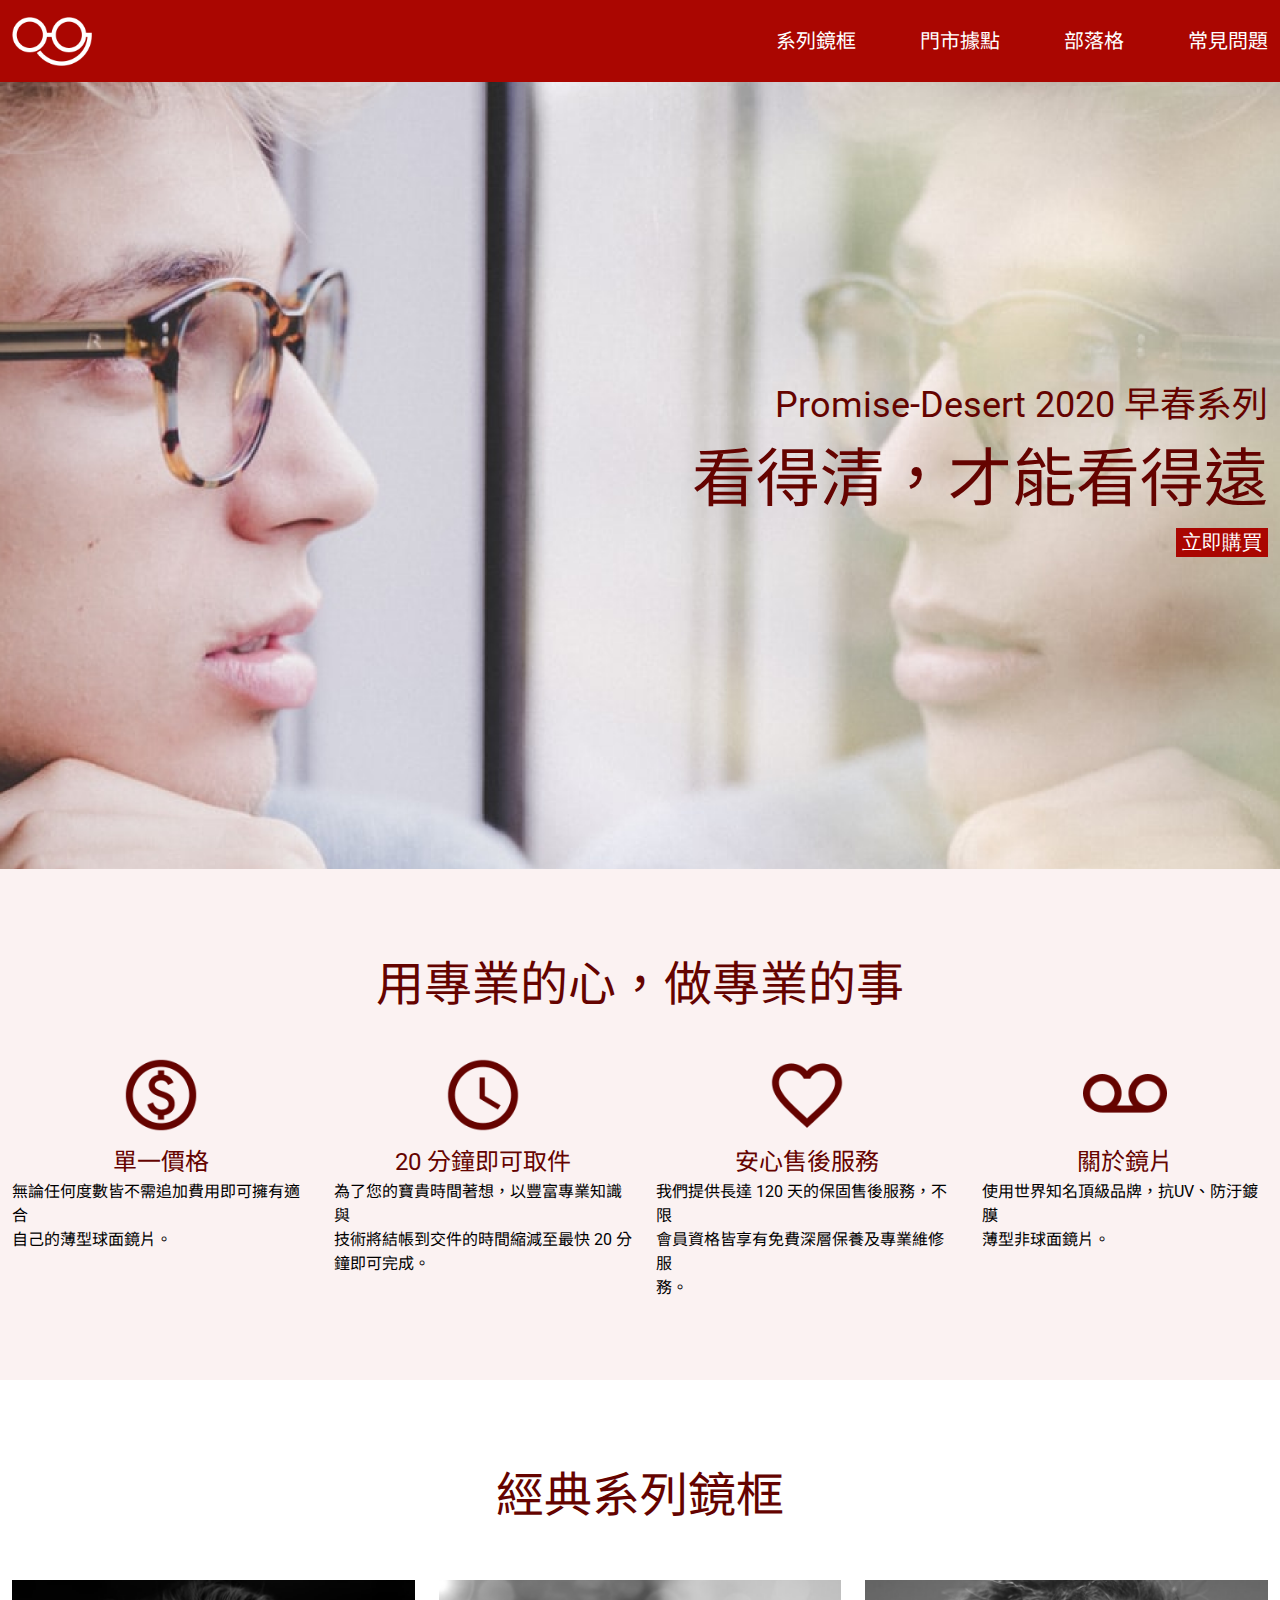
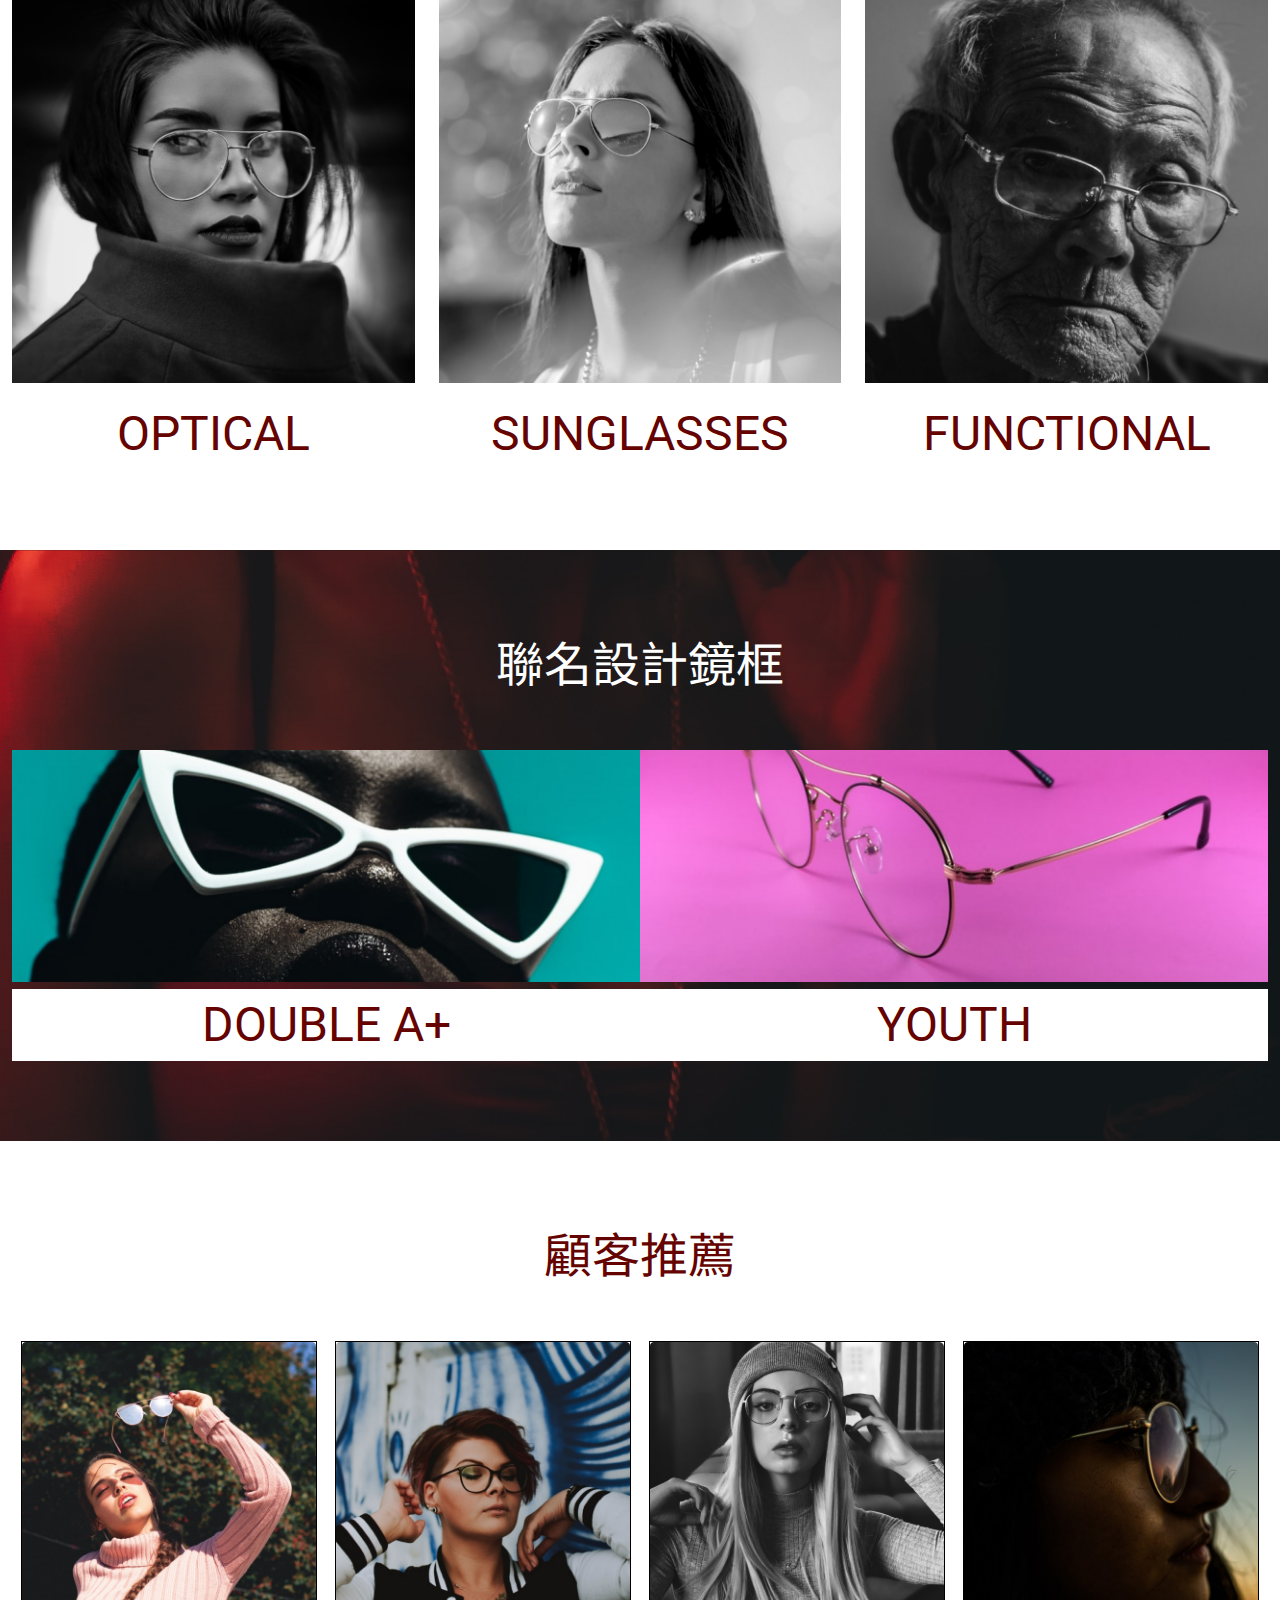
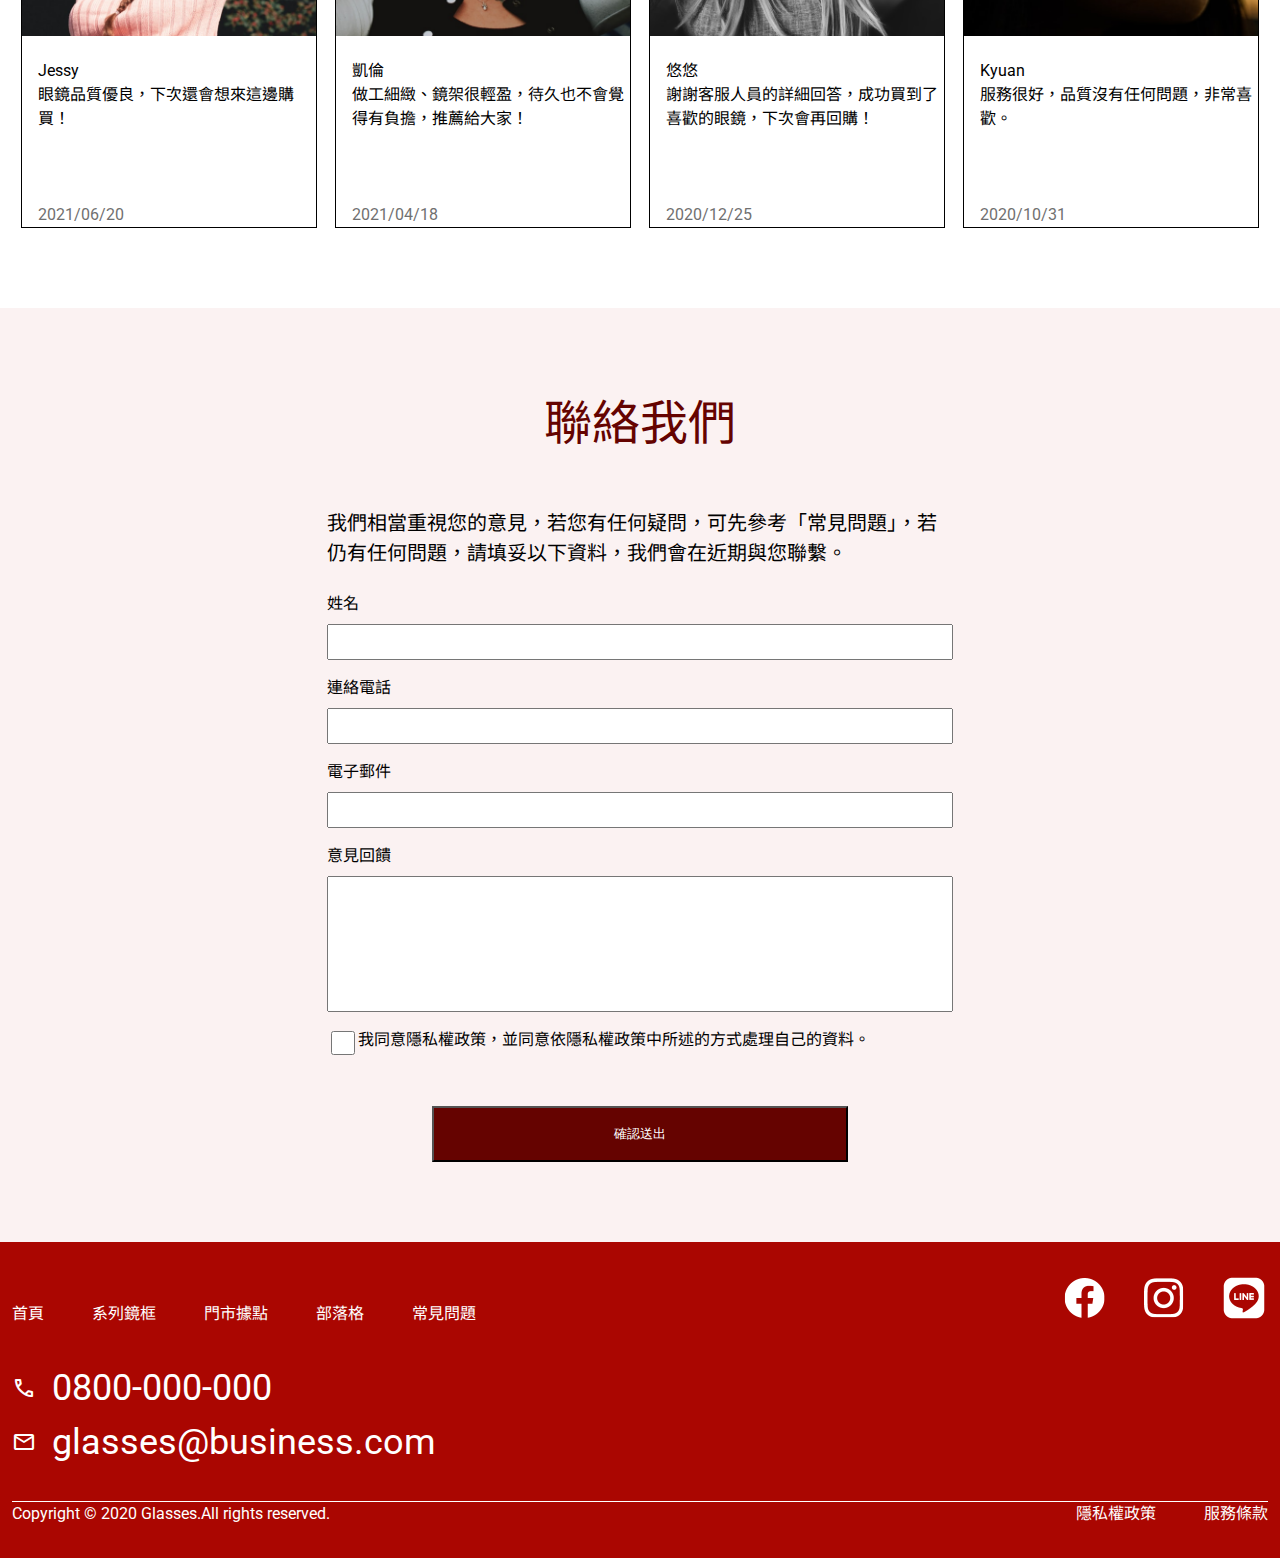
<file: index.html>
<!DOCTYPE html>
<html lang="en">

<head>
  <meta charset="UTF-8">
  <meta name="viewport" content="width=device-width, initial-scale=1.0">
  <meta http-equiv="X-UA-Compatible" content="ie=edge">
  <title>首頁</title>
  <link rel="stylesheet" href="./assets/style/all.css">
  <link rel="stylesheet" href="https://fonts.googleapis.com/css2?family=Material+Symbols+Outlined:opsz,wght,FILL,GRAD@48,400,0,0" />
  <link href="https://fonts.googleapis.com/css2?family=Noto+Sans+TC:wght@100;300;400;500;700;900&family=Roboto:ital,wght@0,100;0,300;0,400;0,500;0,700;0,900;1,100;1,300;1,400;1,500;1,700;1,900&display=swap" rel="stylesheet">
    
</head>

<body>
<nav>
  <div class="container">
    <h1 class="logo pt-4 pb-4"><a href="./index.html" alt="logo">glesses</a></h1>
    <ul class="nav-list">
      <li class="pt25 pb25"><a href="page2.html">系列鏡框</a></li>
      <li class="pt25 pb25 pl-16"><a href="#">門市據點</a></li>
      <li class="pt25 pb25 pl-16"><a href="#">部落格</a></li>
      <li class="pt25 pb25 pl-16"><a href="#">常見問題</a></li>
    </ul>
    <div class="toggle">
      <span class="material-symbols-outlined">menu</span>
    </div>
  </div>
</nav>

  <section class="banner">
    <div class="container">
        <div class="banner-text">
            <p>Promise-Desert 2020 早春系列</p>
            <h2>看得清，才能看得遠</h2>
            <button>立即購買</button>
        </div>
    </div>
</section>
<section class="work-content">
    <div class="container">
        <h2 class="pt-20">用專業的心，做專業的事</h2>
        <ul class="pt-8 pb-20">
            <li>
                <img src="./assets/images/home-section2-1.png" alt="">
                <h3>單一價格</h3>
                <p>無論任何度數皆不需追加費用即可擁有適合<br>自己的薄型球面鏡片。</p>
            </li>
            <li class="pl-6">
                <img src="./assets/images/home-section2-2.png" alt="">
                <h3>20 分鐘即可取件</h3>
                <p>為了您的寶貴時間著想，以豐富專業知識與<br>技術將結帳到交件的時間縮減至最快 20 分<br>鐘即可完成。</p>
            </li>
            <li class="pl-6">
                <img src="./assets/images/home-section2-3.png" alt="">
                <h3>安心售後服務</h3>
                <p>我們提供長達 120 天的保固售後服務，不限<br>會員資格皆享有免費深層保養及專業維修服<br>務。</p>
            </li>
            <li class="pl-6">
                <img src="./assets/images/home-sectioin2-4.png" alt="">
                <h3>關於鏡片</h3>
                <p>使用世界知名頂級品牌，抗UV、防汙鍍膜<br>薄型非球面鏡片。</p>
            </li>
        </ul>
    </div>
</section>
<section class="claasic">
    <div class="container">
        <h2 class="pt-20 pb-12">經典系列鏡框</h2>
        <ul>
            <li>
                <img src="./assets/images/home-section3-1.png" alt="OPTICAL">
                <h3 class="pt-2 pb-20">OPTICAL</h3>
            </li>
            <li>
                <img src="./assets/images/home-section3-2.png" alt="SUNGLASSES">
                <h3 class="pt-2 pb-20">SUNGLASSES</h3>
            </li>
            <li>
                <img src="./assets/images/home-section3-3.png" alt="FUNCTIONAL">
                <h3 class="pt-2 pb-20">FUNCTIONAL</h3>
            </li>
        </ul>
    </div>
</section>
<section class="co-brand">
    <div class="container">
        <div class="inside-banner pb-20">
            <h2 class="pt-20 pb-12">聯名設計鏡框</h2>
            <ul>
                <li>
                    <img src="./assets/images/home-section4-1.png" alt="img">
                    <h3 class="mt-0">DOUBLE A+</h3>
                </li>
                <li>
                    <img src="./assets/images/home-section4-2.png" alt="img">
                    <h3 class="mt-0">YOUTH</h3>
                </li>
            </ul>
        </div>
    </div>
</section>
<section class="customer">
    <div class="container">
        <h2 class="pt-20 pb-12">顧客推薦</h2>
        <ul class="pb-20">
            <li >
                <img src="./assets/images/home-section5-1.png" alt="photo">
                <h4 class="pt-4 pl-4 pb-2">Jessy</h4>
                <p class="pl-4">眼鏡品質優良，下次還會想來這邊購<br>買！</p>
                <p class="pt-18 pl-4"><span>2021/06/20</span></p>
            </li>
            <li >
                <img src="./assets/images/home-section5-2.png" alt="photo">
                <h4 class="pt-4 pl-4 pb-2">凱倫</h4>
                <p class="pl-4">做工細緻、鏡架很輕盈，待久也不會覺<br>得有負擔，推薦給大家！</p>
                <p class="pt-18 pl-4"><span>2021/04/18</span></p>
            </li>
            <li>
                <img src="./assets/images/home-section5-3.png" alt="photo">
                <h4 class="pt-4 pl-4 pb-2">悠悠</h4>
                <p class="pl-4">謝謝客服人員的詳細回答，成功買到了<br>喜歡的眼鏡，下次會再回購！</p>
                <p class="pt-18 pl-4"><span>2020/12/25</span></p>
            </li>
            <li>
                <img src="./assets/images/home-section5-4.png" alt="photo">
                <h4 class="pt-4 pl-4 pb-2">Kyuan</h4>
                <p class="pl-4">服務很好，品質沒有任何問題，非常喜<br>歡。</p>
                <p class="pt-18 pl-4"><span>2020/10/31</span></p>
            </li>
        </ul>
    </div>
</section>
<section class="contact-us">
    <div class="container">
        <div class="contact-us-center">
            <h3 class="pt-20">聯絡我們</h3>
            <p class="pt-12">我們相當重視您的意見，若您有任何疑問，可先參考「常見問題」，若<br>仍有任何問題，請填妥以下資料，我們會在近期與您聯繫。</p>
            <form action="#">
                <label for="name" class="pt-6">姓名</label>
                <input type="text" name="name" id="name" class="mt-2 mb-4" >
                <label for="phone">連絡電話</label>
                <input type="tel" name="tel" id="phone" class="mt-2 mb-4">
                <label for="email" >電子郵件</label>
                <input type="email" name="email" id="email" class="mt-2 mb-4">
                <label for="feedback" class="">意見回饋</label>
                <input type="text" name="feedback" id="feedback" class=" feedback mt-2">
                <div class="input-flex mt-4">
                    <input type="checkbox" id="privacy" name="privacy-policy" class="privacy " >
                    <label for="privacy ">我同意隱私權政策，並同意依隱私權政策中所述的方式處理自己的資料。</label>
                </div>
                <input type="submit" value="確認送出" class="submit mt-12 mb-20" >
            </form>
        </div>
    </div>
</section>

<footer>
  <div class="container">
   <div class="footer-nav">
      <ul class="footer-nav-word pt-15">
        <li><a href="#">首頁</a></li>
        <li class="pl-12"><a href="#">系列鏡框</a></li>
        <li class="pl-12"><a href="#">門市據點</a></li>
        <li class="pl-12"><a href="#">部落格</a></li>
        <li class="pl-12"><a href="#">常見問題</a></li>
      </ul>
      <ul class="footer-nav-img pt-8">
        <li ><a href="#"><img src="./assets/images/ic-social-fb.png" alt="facebook-icon"></a></li>
        <li class="pl-8"><a href="#"><img src="./assets/images/ic_social_ig.png" alt="instagram-icon"></a></li>
        <li class="pl-8"><a href="#"><img src="./assets/images/ic_social_line.png" alt="line-icon"></a></li>
      </ul>
   </div>
   <div class="footer-info">
      <ul class="pt-8">
        <li>
          <span class="material-symbols-outlined">call</span>
          <a href="tel:+0800-000-000">0800-000-000</a>
        </li>
        <li class="border-b pb-8">
          <span class="material-symbols-outlined">mail</span>
          <a  href="mailto:glasses@business.com">glasses@business.com</a>
        </li>
      </ul>
   </div>
   <div class="footer-privacy-policy">
      <p class="">Copyright © 2020 Glasses.All rights reserved.</p>
      <ul class="pt-8 pb-8">
        <li ><a href="">隱私權政策</a></li>
        <li class="pl-12 "><a href="">服務條款</a></li>
      </ul>
   </div>
  </div>
</footer>
 
</body>

</html>
</file>
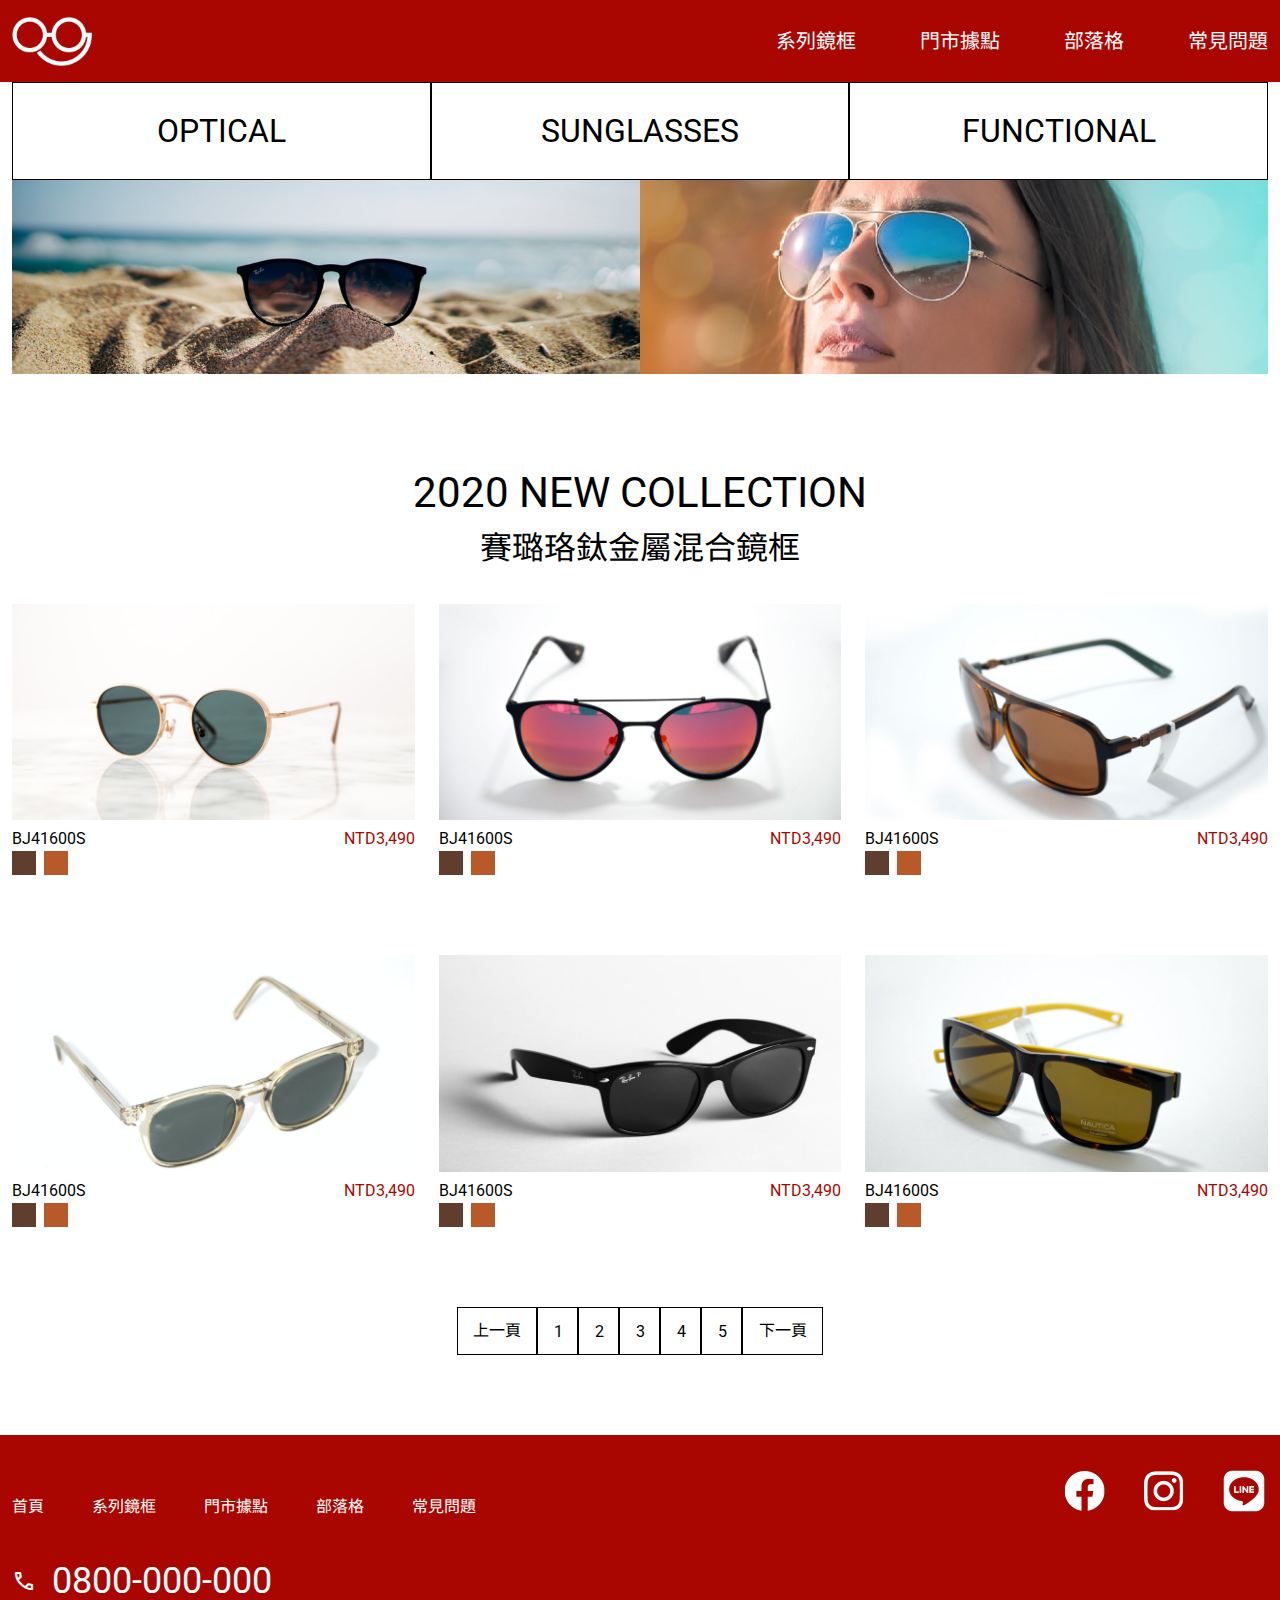
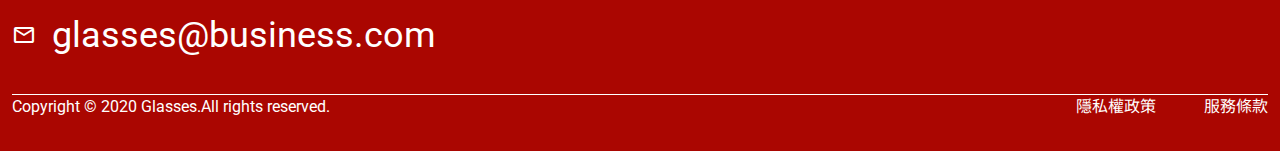
<file: page2.html>
<!DOCTYPE html>
<html lang="en">

<head>
  <meta charset="UTF-8">
  <meta name="viewport" content="width=device-width, initial-scale=1.0">
  <meta http-equiv="X-UA-Compatible" content="ie=edge">
  <title>首頁</title>
  <link rel="stylesheet" href="./assets/style/all.css">
  <link rel="stylesheet" href="https://fonts.googleapis.com/css2?family=Material+Symbols+Outlined:opsz,wght,FILL,GRAD@48,400,0,0" />
  <link href="https://fonts.googleapis.com/css2?family=Noto+Sans+TC:wght@100;300;400;500;700;900&family=Roboto:ital,wght@0,100;0,300;0,400;0,500;0,700;0,900;1,100;1,300;1,400;1,500;1,700;1,900&display=swap" rel="stylesheet">
    
</head>

<body>
<nav>
  <div class="container">
    <h1 class="logo pt-4 pb-4"><a href="./index.html" alt="logo">glesses</a></h1>
    <ul class="nav-list">
      <li class="pt25 pb25"><a href="page2.html">系列鏡框</a></li>
      <li class="pt25 pb25 pl-16"><a href="#">門市據點</a></li>
      <li class="pt25 pb25 pl-16"><a href="#">部落格</a></li>
      <li class="pt25 pb25 pl-16"><a href="#">常見問題</a></li>
    </ul>
    <div class="toggle">
      <span class="material-symbols-outlined">menu</span>
    </div>
  </div>
</nav>

  <section>
    <div class="container">        
        <ul class="top-button">
            <li><a href="#">OPTICAL</a></li>
            <li><a href="#">SUNGLASSES</a></li>
            <li><a href="#">FUNCTIONAL</a></li>
        </ul>
    </div>
</section>
<section>
    <div class="container">
        <ul class="nav-banner">
            <li><img src="./assets/images/product-header-3.png" alt=""></li>
            <li><img src="./assets/images/product-header-4.png" alt=""></li>
        </ul>
    </div>
</section>
<section>
    <div class="container">
        <div class="product-collection">
            <h1 class="pt-20">2020 NEW COLLECTION</h1>
            <h2>賽璐珞鈦金屬混合鏡框</h2>
            <ul class="pt-8 pb-20">
                <li>
                    <img src="./assets/images/product-7.png" alt="">
                    <div class="d-flex">
                        <p>BJ41600S</p>
                        <p><span>NTD3,490</span></p>
                    </div>
                    <div class="d-flex-square">
                        <div class="square-gray"></div>
                        <div class=" square-orange ml-2"></div>
                    </div>
                </li>
                <li>
                    <img src="./assets/images/product-8.png" alt="">
                    <div class="d-flex">
                        <p>BJ41600S</p>
                        <p><span>NTD3,490</span></p>
                    </div>
                    <div class="d-flex-square">
                        <div class="square-gray"></div>
                        <div class="square-orange ml-2"></div>
                    </div>
                </li>
                <li>
                    <img src="./assets/images/product-9.png" alt="">
                    <div class="d-flex">
                        <p>BJ41600S</p>
                        <p><span>NTD3,490</span></p>
                    </div>
                    <div class="d-flex-square">
                        <div class="square-gray"></div>
                        <div class="square-orange ml-2"></div>
                    </div>
                </li>
                <li class="pt-20">
                    <img src="./assets/images/product-10.png" alt="">
                    <div class="d-flex">
                        <p>BJ41600S</p>
                        <p><span>NTD3,490</span></p>
                    </div>
                    <div class="d-flex-square">
                        <div class="square-gray"></div>
                        <div class="square-orange ml-2"></div>
                    </div>
                </li>
                <li class="pt-20">
                    <img src="./assets/images/product-11.png" alt="">
                    <div class="d-flex">
                        <p>BJ41600S</p>
                        <p><span>NTD3,490</span></p>
                    </div>
                    <div class="d-flex-square">
                        <div class="square-gray"></div>
                        <div class="square-orange ml-2"></div>
                    </div>
                </li>
                <li class="pt-20">
                    <img src="./assets/images/product-12.png" alt="">
                    <div class="d-flex">
                        <p>BJ41600S</p>
                        <p><span>NTD3,490</span></p>
                    </div>
                    <div class="d-flex-square">
                        <div class="square-gray"></div>
                        <div class="square-orange ml-2"></div>
                    </div>
                </li>
            </ul>
        </div>
    </div>
</section>
<section>
    <div class="container">
        <ul class="page-list pb-20">
            <li class="page-previous"><a href="">上一頁</a></li>
            <li class="page-number"><a href="">1</a></li>
            <li class="page-number"><a href="">2</a></li>
            <li class="page-number"><a href="">3</a></li>
            <li class="page-number"><a href="">4</a></li>
            <li class="page-number"><a href="">5</a></li>
            <li class="page-next"><a href="">下一頁</a></li>
        </ul>
    </div>
</section>
<footer>
  <div class="container">
   <div class="footer-nav">
      <ul class="footer-nav-word pt-15">
        <li><a href="#">首頁</a></li>
        <li class="pl-12"><a href="#">系列鏡框</a></li>
        <li class="pl-12"><a href="#">門市據點</a></li>
        <li class="pl-12"><a href="#">部落格</a></li>
        <li class="pl-12"><a href="#">常見問題</a></li>
      </ul>
      <ul class="footer-nav-img pt-8">
        <li ><a href="#"><img src="./assets/images/ic-social-fb.png" alt="facebook-icon"></a></li>
        <li class="pl-8"><a href="#"><img src="./assets/images/ic_social_ig.png" alt="instagram-icon"></a></li>
        <li class="pl-8"><a href="#"><img src="./assets/images/ic_social_line.png" alt="line-icon"></a></li>
      </ul>
   </div>
   <div class="footer-info">
      <ul class="pt-8">
        <li>
          <span class="material-symbols-outlined">call</span>
          <a href="tel:+0800-000-000">0800-000-000</a>
        </li>
        <li class="border-b pb-8">
          <span class="material-symbols-outlined">mail</span>
          <a  href="mailto:glasses@business.com">glasses@business.com</a>
        </li>
      </ul>
   </div>
   <div class="footer-privacy-policy">
      <p class="">Copyright © 2020 Glasses.All rights reserved.</p>
      <ul class="pt-8 pb-8">
        <li ><a href="">隱私權政策</a></li>
        <li class="pl-12 "><a href="">服務條款</a></li>
      </ul>
   </div>
  </div>
</footer>
 
</body>

</html>
</file>
<file: assets/style/all.css>
@import url("https://fonts.googleapis.com/css2?family=Noto+Sans+TC:wght@400;500;700&family=Roboto:ital,wght@0,400;0,500;1,500;1,700;1,900&display=swap");
/* http://meyerweb.com/eric/tools/css/reset/ 
   v2.0 | 20110126
   License: none (public domain)
*/
html, body, div, span, applet, object, iframe,
h1, h2, h3, h4, h5, h6, p, blockquote, pre,
a, abbr, acronym, address, big, cite, code,
del, dfn, em, img, ins, kbd, q, s, samp,
small, strike, strong, sub, sup, tt, var,
b, u, i, center,
dl, dt, dd, ol, ul, li,
fieldset, form, label, legend,
table, caption, tbody, tfoot, thead, tr, th, td,
article, aside, canvas, details, embed,
figure, figcaption, footer, header, hgroup,
menu, nav, output, ruby, section, summary,
time, mark, audio, video {
  margin: 0;
  padding: 0;
  border: 0;
  font-size: 100%;
  font: inherit;
  vertical-align: baseline; }

/* HTML5 display-role reset for older browsers */
article, aside, details, figcaption, figure,
footer, header, hgroup, menu, nav, section {
  display: block; }

body {
  line-height: 1; }

ol, ul {
  list-style: none; }

blockquote, q {
  quotes: none; }

blockquote:before, blockquote:after,
q:before, q:after {
  content: '';
  content: none; }

table {
  border-collapse: collapse;
  border-spacing: 0; }

body {
  line-height: 1.5;
  font-family: 'Roboto', 'Noto Sans TC', sans-serif; }

*, ::after, ::before {
  -webkit-box-sizing: border-box;
          box-sizing: border-box; }

.border-b {
  border-bottom: 1px solid #ffffff; }

.pt {
  padding-top: 8px; }

.pt-2 {
  padding-top: 8px; }

.pt-4 {
  padding-top: 16px; }

.pt-6 {
  padding-top: 24px; }

.pt-8 {
  padding-top: 32px; }

.pt-12 {
  padding-top: 48px; }

.pt-15 {
  padding-top: 60px; }

.pt-18 {
  padding-top: 72px; }

.pt-20 {
  padding-top: 80px; }

.pt25 {
  padding-top: 25px; }

.pb25 {
  padding-bottom: 25px; }

.pb-4 {
  padding-bottom: 16px; }

.pb-8 {
  padding-bottom: 32px; }

.pb-12 {
  padding-bottom: 48px; }

.pb-20 {
  padding-bottom: 80px; }

.pl-1 {
  padding-left: 4px; }

.pl-2 {
  padding-left: 8px; }

.pl-3 {
  padding-left: 12px; }

.pl-4 {
  padding-left: 16px; }

.pl-6 {
  padding-left: 24px; }

.pl-8 {
  padding-left: 32px; }

.pl-12 {
  padding-left: 48px; }

.pl-16 {
  padding-left: 64px; }

.pr-3 {
  padding-right: 12px; }

.pr-4 {
  padding-right: 16px; }

.ml-2 {
  margin-left: 8px; }

.mt-2 {
  margin-top: 8px; }

.mt-4 {
  margin-top: 16px; }

.mt-12 {
  margin-top: 48px; }

.mt-20 {
  margin-top: 80px; }

.mb-4 {
  margin-bottom: 16px; }

.mb-20 {
  margin-bottom: 80px; }

.mt-0 {
  margin-top: 0px; }

.ml-calc {
  margin-left: calc(100%-96.99%)/2; }

.container {
  max-width: 1320px;
  padding: 0 12px;
  margin: 0 auto; }

nav {
  background-color: #AA0601; }
  nav .container {
    display: -webkit-box;
    display: -ms-flexbox;
    display: flex;
    -webkit-box-pack: justify;
        -ms-flex-pack: justify;
            justify-content: space-between; }
  nav .toggle {
    display: none; }
  nav ul {
    display: -webkit-box;
    display: -ms-flexbox;
    display: flex;
    -webkit-box-align: center;
        -ms-flex-align: center;
            align-items: center; }
  nav li {
    text-align: center; }
  nav a {
    display: block;
    font-size: 20px;
    text-decoration: none;
    color: #ffffff; }
    nav a:hover {
      opacity: 0.8; }
  nav .logo a {
    display: block;
    width: 80px;
    height: 50px;
    background-image: url("../images/logo-white.png");
    background-repeat: no-repeat;
    background-size: contain;
    background-position: center center;
    text-indent: 101%;
    overflow: hidden;
    white-space: nowrap; }

@media (max-width: 376px) {
  nav .container ul {
    display: none; }
  nav .toggle {
    display: block;
    color: #ffffff;
    width: 40px;
    height: 40px;
    padding-top: 10px;
    padding-bottom: 10px;
    padding-left: 5px;
    padding-right: 5px;
    margin-top: 20px;
    margin-bottom: 20px; } }

footer {
  background-color: #AA0601; }
  footer .footer-nav {
    display: -webkit-box;
    display: -ms-flexbox;
    display: flex;
    -webkit-box-pack: justify;
        -ms-flex-pack: justify;
            justify-content: space-between; }
    footer .footer-nav .footer-nav-word {
      display: -webkit-box;
      display: -ms-flexbox;
      display: flex; }
      footer .footer-nav .footer-nav-word a {
        text-decoration: none;
        color: #ffffff; }
        footer .footer-nav .footer-nav-word a:hover {
          opacity: 0.8; }
    footer .footer-nav .footer-nav-img {
      display: -webkit-box;
      display: -ms-flexbox;
      display: flex; }
      footer .footer-nav .footer-nav-img img {
        width: 48px;
        height: 48px; }
  footer .footer-info span {
    width: 36px;
    height: 36px;
    color: #ffffff; }
  footer .footer-info a {
    font-size: 36px;
    text-decoration: none;
    color: #ffffff; }
    footer .footer-info a:hover {
      opacity: 0.8; }

@media (max-width: 376px) {
  footer .footer-nav {
    -webkit-box-pack: end;
        -ms-flex-pack: end;
            justify-content: flex-end; }
    footer .footer-nav .footer-nav-word {
      display: none; }
    footer .footer-nav .footer-nav-img img {
      width: 24px;
      height: 24px; }
  footer .footer-info span {
    width: 18px;
    height: 18px; }
  footer .footer-info a {
    font-size: 16px; } }

.footer-privacy-policy {
  display: -webkit-box;
  display: -ms-flexbox;
  display: flex;
  -webkit-box-pack: justify;
      -ms-flex-pack: justify;
          justify-content: space-between; }
  .footer-privacy-policy p {
    color: #ffffff; }
  .footer-privacy-policy ul {
    display: -webkit-box;
    display: -ms-flexbox;
    display: flex;
    margin-top: -32px; }
    .footer-privacy-policy ul a {
      text-decoration: none;
      color: #ffffff; }
      .footer-privacy-policy ul a:hover {
        opacity: 0.8; }

@media (max-width: 376px) {
  .footer-privacy-policy {
    display: block; }
    .footer-privacy-policy p {
      font-size: 16px; }
    .footer-privacy-policy ul {
      display: block; }
      .footer-privacy-policy ul li {
        padding-left: 0px; } }

.banner {
  background-image: url(../images/home-header.png);
  height: 787px;
  background-size: cover;
  background-position: center center; }
  .banner .banner-text {
    padding-top: 296px;
    text-align: right; }
    .banner .banner-text p {
      font-size: 36px;
      color: #650300; }
    .banner .banner-text h2 {
      font-size: 64px;
      color: #650300; }
    .banner .banner-text button {
      background-color: #AA0601;
      color: #ffffff;
      font-size: 20px;
      border: 0px; }

@media (max-width: 768px) {
  .banner {
    background-image: url(../images/home-header-sm.png); }
    .banner .banner-text p {
      font-size: 32px; }
    .banner .banner-text h2 {
      font-size: 48px; } }

@media (max-width: 376px) {
  .banner {
    height: 396px; }
    .banner .banner-text {
      padding-top: 144px; }
      .banner .banner-text p {
        font-size: 16px; }
      .banner .banner-text h2 {
        font-size: 24px; } }

.work-content {
  background-color: #FBF2F2; }
  .work-content h2 {
    text-align: center;
    color: #650300;
    font-size: 48px; }
  .work-content ul {
    display: -webkit-box;
    display: -ms-flexbox;
    display: flex;
    text-align: center; }
    .work-content ul li img {
      max-width: 84px;
      height: 84px; }
    .work-content ul li h3 {
      color: #650300;
      font-size: 24px; }
    .work-content ul li p {
      text-align: left; }

@media (max-width: 768px) {
  .work-content ul {
    -ms-flex-wrap: wrap;
        flex-wrap: wrap; }
    .work-content ul li {
      max-width: 50%;
      padding: 48px 12px; } }

@media (max-width: 376px) {
  .work-content h2 {
    font-size: 24px; }
  .work-content ul {
    -ms-flex-wrap: wrap;
        flex-wrap: wrap; }
    .work-content ul li {
      max-width: 100%;
      padding: 0 12px; } }

.claasic h2 {
  color: #650300;
  text-align: center;
  font-size: 48px; }

.claasic ul {
  display: -webkit-box;
  display: -ms-flexbox;
  display: flex;
  -webkit-box-pack: center;
      -ms-flex-pack: center;
          justify-content: center;
  text-align: center;
  margin-left: -12px;
  margin-right: -12px; }
  .claasic ul li {
    width: calc((100%/3 - 16px));
    margin: 0 12px;
    height: auto; }
    .claasic ul li img {
      width: 100%;
      height: auto; }
    .claasic ul li h3 {
      color: #650300;
      font-size: 48px; }

@media (max-width: 768px) {
  .claasic ul {
    -ms-flex-wrap: wrap;
        flex-wrap: wrap; }
    .claasic ul li {
      width: 50%; } }

@media (max-width: 376px) {
  .claasic h2 {
    font-size: 24px; }
  .claasic ul li {
    width: 90%; } }

.co-brand {
  background-image: url(../images/index-bg.png);
  background-size: cover;
  background-position: center center; }
  .co-brand .inside-banner h2 {
    color: #ffffff;
    font-size: 48px;
    text-align: center; }
  .co-brand .inside-banner ul {
    display: -webkit-box;
    display: -ms-flexbox;
    display: flex; }
    .co-brand .inside-banner ul li {
      width: 50%;
      height: auto; }
      .co-brand .inside-banner ul li img {
        width: 100%;
        height: auto; }
      .co-brand .inside-banner ul li h3 {
        width: 100%;
        text-align: center;
        color: #650300;
        font-size: 48px;
        background-color: #ffffff; }

@media (max-width: 768px) {
  .co-brand {
    background-image: url(../images/index-bg-md.png); }
    .co-brand .container .inside-banner ul {
      display: -webkit-box;
      display: -ms-flexbox;
      display: flex;
      -ms-flex-wrap: wrap;
          flex-wrap: wrap;
      -webkit-box-pack: center;
          -ms-flex-pack: center;
              justify-content: center; }
      .co-brand .container .inside-banner ul li {
        width: 100%; } }

@media (max-width: 376px) {
  .co-brand {
    background-image: url(../images/index-bg-md.png); }
    .co-brand .container .inside-banner h2 {
      font-size: 24px; }
    .co-brand .container .inside-banner ul {
      display: -webkit-box;
      display: -ms-flexbox;
      display: flex;
      -ms-flex-wrap: wrap;
          flex-wrap: wrap;
      -webkit-box-pack: center;
          -ms-flex-pack: center;
              justify-content: center; }
      .co-brand .container .inside-banner ul li {
        width: 100%;
        margin-top: 24px; } }

.customer h2 {
  font-size: 48px;
  color: #650300;
  text-align: center; }

.customer ul {
  display: -webkit-box;
  display: -ms-flexbox;
  display: flex;
  -ms-flex-pack: distribute;
      justify-content: space-around; }
  .customer ul li {
    width: calc(100%/4 - 18px);
    border: 1px solid black; }
    .customer ul li img {
      max-width: 100%;
      height: auto; }
    .customer ul li span {
      color: #707070; }

@media (max-width: 768px) {
  .customer ul {
    -ms-flex-wrap: wrap;
        flex-wrap: wrap; }
    .customer ul li {
      width: 47%;
      margin-top: 24px; } }

@media (max-width: 376px) {
  .customer h2 {
    font-size: 24px;
    margin-bottom: 24px; }
  .customer ul {
    -ms-flex-wrap: wrap;
        flex-wrap: wrap; }
    .customer ul li {
      width: 90%;
      margin-bottom: 16px; } }

.contact-us {
  background-color: #FBF2F2; }
  .contact-us .contact-us-center {
    max-width: 626px;
    height: auto;
    margin: 0 auto; }
    .contact-us .contact-us-center h3 {
      text-align: center;
      font-size: 48px;
      color: #650300; }
    .contact-us .contact-us-center p {
      font-size: 20px; }
    .contact-us .contact-us-center form {
      display: -webkit-box;
      display: -ms-flexbox;
      display: flex;
      -webkit-box-orient: vertical;
      -webkit-box-direction: normal;
          -ms-flex-direction: column;
              flex-direction: column;
      margin: 0 auto; }
      .contact-us .contact-us-center form label {
        text-align: left; }
      .contact-us .contact-us-center form input {
        max-width: 626px;
        height: 36px; }
      .contact-us .contact-us-center form .feedback {
        height: 136px; }
      .contact-us .contact-us-center form .input-flex {
        display: -webkit-box;
        display: -ms-flexbox;
        display: flex;
        -webkit-box-pack: start;
            -ms-flex-pack: start;
                justify-content: flex-start; }
        .contact-us .contact-us-center form .input-flex .privacy {
          width: 24px;
          height: 24px; }
      .contact-us .contact-us-center form .submit {
        background-color: #650300;
        color: #ffffff;
        width: 416px;
        height: 56px;
        -ms-flex-item-align: center;
            align-self: center; }

@media (max-width: 376px) {
  .contact-us .submit {
    width: 348px; } }

.top-button {
  display: -webkit-box;
  display: -ms-flexbox;
  display: flex;
  -webkit-box-pack: justify;
      -ms-flex-pack: justify;
          justify-content: space-between; }
  .top-button li {
    width: 33.33%;
    text-align: center;
    border: 1px solid black; }
    .top-button li:hover {
      border-bottom: 8px solid #650300; }
    .top-button li a {
      display: block;
      color: #000000;
      text-decoration: none;
      font-size: 32px;
      padding: 24px 0px; }
      .top-button li a:hover {
        opacity: 0.5; }

@media (max-width: 768px) {
  .top-button li a {
    font-size: 24px; } }

@media (max-width: 376px) {
  .top-button li a {
    font-size: 16px; } }

.nav-banner {
  display: -webkit-box;
  display: -ms-flexbox;
  display: flex;
  -webkit-box-pack: justify;
      -ms-flex-pack: justify;
          justify-content: space-between; }
  .nav-banner li {
    width: 50%; }
    .nav-banner li img {
      max-width: 100%;
      height: auto; }

.product-collection h1 {
  font-size: 42px;
  color: #000000;
  text-align: center; }

.product-collection h2 {
  text-align: center;
  font-size: 32px;
  color: #000000; }

.product-collection ul {
  display: -webkit-box;
  display: -ms-flexbox;
  display: flex;
  -webkit-box-pack: justify;
      -ms-flex-pack: justify;
          justify-content: space-between;
  -ms-flex-wrap: wrap;
      flex-wrap: wrap; }
  .product-collection ul li {
    max-width: calc(100%/3 - 16px);
    height: auto; }
    .product-collection ul li img {
      max-width: 100%;
      height: auto; }
    .product-collection ul li .d-flex {
      display: -webkit-box;
      display: -ms-flexbox;
      display: flex;
      -webkit-box-pack: justify;
          -ms-flex-pack: justify;
              justify-content: space-between; }
      .product-collection ul li .d-flex p span {
        color: #AA0601; }
    .product-collection ul li .d-flex-square {
      display: -webkit-box;
      display: -ms-flexbox;
      display: flex; }
      .product-collection ul li .d-flex-square .square-gray {
        width: 24px;
        height: 24px;
        border: 1px solid #5F3E2D;
        background-color: #5F3E2D; }
      .product-collection ul li .d-flex-square .square-orange {
        width: 24px;
        height: 24px;
        border: 1px solid #B75929;
        background-color: #B75929; }

@media (max-width: 768px) {
  .product-collection ul li {
    max-width: 44%;
    padding-top: 40px; }
  .product-collection ul .d-flex {
    font-size: 24px; } }

@media (max-width: 376px) {
  .product-collection h1 {
    font-size: 24px; }
  .product-collection h2 {
    font-size: 24px; }
  .product-collection ul li {
    max-width: 93%;
    padding-top: 24px; }
  .product-collection ul .d-flex {
    font-size: 24px; } }

.page-list {
  display: -webkit-box;
  display: -ms-flexbox;
  display: flex;
  -webkit-box-pack: center;
      -ms-flex-pack: center;
          justify-content: center; }
  .page-list li {
    border: 1px solid black;
    width: 41px;
    height: 48px;
    text-align: center;
    -webkit-box-align: center;
        -ms-flex-align: center;
            align-items: center;
    padding: 12px 16px; }
    .page-list li:hover {
      background-color: #000000;
      cursor: pointer; }
      .page-list li:hover a {
        color: #ffffff; }
    .page-list li a {
      display: block;
      text-decoration: none;
      color: black; }
  .page-list .page-previous {
    width: 80px;
    height: 48px;
    padding: 11px 13px; }
  .page-list .page-next {
    width: 81px;
    height: 48px;
    padding: 11px 13px; }

/*# sourceMappingURL=all.css.map */
</file>
